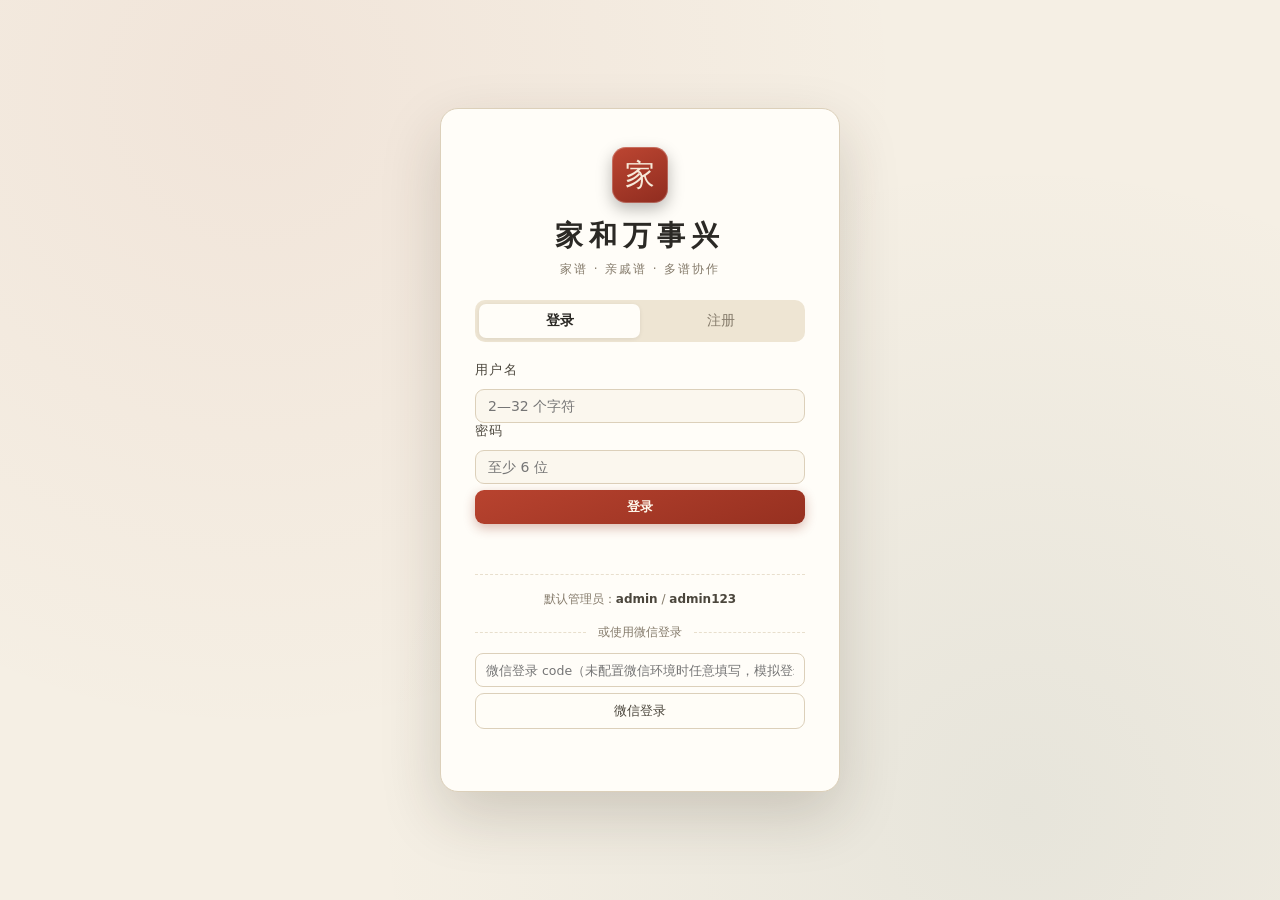
<file: static/login.html>
<!DOCTYPE html>
<html lang="zh-CN">
<head>
  <meta charset="utf-8">
  <meta name="viewport" content="width=device-width, initial-scale=1">
  <title>家和万事兴 · 登录</title>
  <link rel="stylesheet" href="/static/css/style.css">
</head>
<body class="auth-body">
  <div class="auth-card">
    <div class="auth-seal">家</div>
    <h1>家和万事兴</h1>
    <p class="auth-sub">家谱 · 亲戚谱 · 多谱协作</p>

    <div class="auth-tabs">
      <button class="active" data-tab="login">登录</button>
      <button data-tab="register">注册</button>
    </div>

    <form id="authForm" class="auth-form" novalidate>
      <div class="field">
        <label>用户名</label>
        <input id="f_username" type="text" placeholder="2—32 个字符" autocomplete="username">
      </div>
      <div class="field">
        <label>密码</label>
        <input id="f_password" type="password" placeholder="至少 6 位" autocomplete="current-password">
      </div>
      <div class="field hidden" id="displayNameField">
        <label>显示名称</label>
        <input id="f_display_name" type="text" placeholder="留空则同用户名">
      </div>
      <button type="submit" class="btn primary block" id="submitBtn">登录</button>
      <p class="auth-tip" id="authTip"></p>
    </form>

    <p class="auth-default">默认管理员：<b>admin</b> / <b>admin123</b></p>

    <div class="wechat-login">
      <div class="divider"><span>或使用微信登录</span></div>
      <div class="field">
        <input id="f_wechat_code" type="text" placeholder="微信登录 code（未配置微信环境时任意填写，模拟登录）">
      </div>
      <button type="button" class="btn block" id="wechatBtn">微信登录</button>
      <p class="auth-tip" id="wechatTip"></p>
    </div>
  </div>

<script src="/static/js/login.js"></script>
</body>
</html>
</file>
<file: static/css/style.css>
/* ---------- 主题与基础 ---------- */
:root {
  --paper: #f5efe4;
  --paper-deep: #eee5d3;
  --paper-light: #fbf7ee;
  --ink: #2b2925;
  --ink-2: #4b463c;
  --muted: #857b6b;
  --line: #dcd0ba;
  --line-soft: #e8dfcd;
  --card: #fffdf8;
  --vermilion: #ae3b2d;
  --vermilion-deep: #8f2c1f;
  --jade: #3f6b6e;
  --jade-soft: #dee9e6;
  --rose-soft: #f5e4dd;
  --serif: "Noto Serif SC", "Source Han Serif SC", "Songti SC", "STSong", "SimSun", serif;
  --sans: "PingFang SC", "Microsoft YaHei", "Hiragino Sans GB", system-ui, sans-serif;
  --shadow-lg: 0 24px 60px rgba(52, 40, 24, .18);
}

* { box-sizing: border-box; }

html, body {
  height: 100%;
  margin: 0;
}

body {
  font-family: var(--sans);
  color: var(--ink);
  background: var(--paper);
  -webkit-font-smoothing: antialiased;
}

button { font-family: inherit; }
input, select, textarea { font-family: inherit; }

.hidden { display: none !important; }

/* ---------- 顶栏 ---------- */
.topbar {
  height: 64px;
  display: flex;
  align-items: center;
  gap: 20px;
  padding: 0 22px;
  background: linear-gradient(180deg, #302d27 0%, #232019 100%);
  color: #efe7d7;
  box-shadow: 0 1px 0 rgba(0, 0, 0, .25), 0 8px 24px rgba(40, 32, 18, .16);
  position: relative;
  z-index: 10;
}

.brand {
  display: flex;
  align-items: center;
  gap: 12px;
  min-width: 176px;
}

.seal {
  width: 38px;
  height: 38px;
  border-radius: 9px;
  display: grid;
  place-items: center;
  font-family: var(--serif);
  font-size: 23px;
  line-height: 1;
  color: #f6ead9;
  background: linear-gradient(155deg, #bd4632, #8f2c1f);
  box-shadow: inset 0 0 0 1px rgba(255, 255, 255, .24), 0 5px 12px rgba(0, 0, 0, .3);
}

.brand-text h1 {
  margin: 0;
  font-family: var(--serif);
  font-size: 20px;
  letter-spacing: .18em;
  font-weight: 600;
}

.brand-text p {
  margin: 3px 0 0;
  font-size: 10.5px;
  letter-spacing: .16em;
  color: #a69a86;
}

.tabs {
  display: flex;
  gap: 4px;
  padding: 4px;
  margin: 0 auto;
  border-radius: 999px;
  background: rgba(255, 255, 255, .06);
  border: 1px solid rgba(255, 255, 255, .1);
}

.tab {
  border: 0;
  background: transparent;
  color: #c9bda8;
  padding: 7px 22px;
  border-radius: 999px;
  font-size: 13.5px;
  letter-spacing: .08em;
  cursor: pointer;
  transition: background .18s ease, color .18s ease;
}

.tab:hover:not(.active) { color: #f4ecdb; }

.tab.active {
  background: #f3ead8;
  color: #2b2925;
  font-weight: 600;
  box-shadow: 0 2px 8px rgba(0, 0, 0, .28);
}

.top-actions { min-width: 132px; display: flex; justify-content: flex-end; }

/* ---------- 通用按钮 ---------- */
.btn {
  border: 1px solid var(--line);
  background: #fffdf7;
  color: var(--ink-2);
  padding: 8px 16px;
  border-radius: 9px;
  font-size: 13px;
  cursor: pointer;
  transition: border-color .15s ease, background .15s ease, color .15s ease;
  white-space: nowrap;
}

.btn:hover { border-color: #c4b498; background: #fbf4e7; }

.btn.primary {
  background: linear-gradient(160deg, #b8432f, #963020);
  border: 0;
  color: #fdf6e9;
  font-weight: 600;
  box-shadow: 0 4px 12px rgba(136, 42, 26, .32);
}

.btn.primary:hover { background: linear-gradient(160deg, #c14a34, #a23422); }

.btn.danger { color: var(--vermilion); border-color: #e0c3b9; }
.btn.danger:hover { background: #fbf0ec; border-color: #cfa294; }

.btn.ghost { background: transparent; border-color: transparent; color: var(--muted); }
.btn.ghost:hover { color: var(--ink); background: #f2eadb; border-color: transparent; }

.icon-btn {
  border: 0;
  background: transparent;
  font-size: 24px;
  line-height: 1;
  color: #a09480;
  cursor: pointer;
  padding: 4px 8px;
  border-radius: 8px;
}

.icon-btn:hover { color: var(--ink); background: #efe6d5; }

/* ---------- 布局 ---------- */
.layout {
  display: flex;
  height: calc(100vh - 64px);
  overflow: hidden;
}

/* ---------- 侧栏 ---------- */
.sidebar {
  width: 282px;
  flex: 0 0 282px;
  display: flex;
  flex-direction: column;
  background: linear-gradient(180deg, #f1e9d9, #f5efe4);
  border-right: 1px solid var(--line);
  min-height: 0;
}

.search-box {
  padding: 14px 14px 10px;
  position: relative;
}

.search-box input {
  width: 100%;
  height: 36px;
  border: 1px solid var(--line);
  background: #fffdf7;
  border-radius: 10px;
  padding: 0 44px 0 12px;
  font-size: 13px;
  color: var(--ink);
  outline: none;
  transition: border-color .15s ease, box-shadow .15s ease;
}

.search-box input:focus {
  border-color: #b9a382;
  box-shadow: 0 0 0 3px rgba(185, 163, 130, .16);
}

.search-box input::placeholder { color: #a79d8b; }

.search-count {
  position: absolute;
  right: 24px;
  top: 23px;
  font-size: 11px;
  color: #a79d8b;
}

.col-head {
  display: flex;
  justify-content: space-between;
  align-items: baseline;
  padding: 6px 16px 8px;
  border-bottom: 1px solid var(--line-soft);
}

.col-head span:first-child {
  font-size: 12px;
  letter-spacing: .14em;
  color: var(--ink-2);
  font-weight: 600;
}

.col-note { font-size: 10.5px; color: #a99f8d; }

.member-list {
  flex: 1;
  overflow-y: auto;
  padding: 6px 0 12px;
  min-height: 0;
}

.member-list::-webkit-scrollbar { width: 6px; }
.member-list::-webkit-scrollbar-thumb { background: #d6c9b0; border-radius: 3px; }

.gen-divider {
  padding: 12px 16px 6px;
  font-size: 10.5px;
  letter-spacing: .16em;
  color: #a09581;
  display: flex;
  gap: 8px;
  align-items: center;
}

.gen-divider::after {
  content: "";
  flex: 1;
  height: 1px;
  background: linear-gradient(90deg, #d9ccb4, transparent);
}

.member-item {
  display: flex;
  align-items: center;
  gap: 10px;
  padding: 7px 15px;
  cursor: pointer;
  border-left: 3px solid transparent;
  transition: background .14s ease, border-color .14s ease;
}

.member-item:hover { background: #f7f0e1; border-left-color: #d8c8ab; }

.member-item.is-current { background: #f4ecdb; border-left-color: var(--vermilion); }

.avatar {
  width: 31px;
  height: 31px;
  flex: 0 0 31px;
  border-radius: 50%;
  display: grid;
  place-items: center;
  font-family: var(--serif);
  font-size: 13px;
  overflow: hidden;
}

.avatar.male { background: var(--jade-soft); color: #33605f; }
.avatar.female { background: var(--rose-soft); color: #94402f; }
.avatar img { width: 100%; height: 100%; object-fit: cover; }

.member-lines { min-width: 0; }

.member-name {
  font-size: 13.5px;
  font-weight: 600;
  color: #2f2c26;
  display: flex;
  align-items: center;
  gap: 6px;
}

.spouse-mark {
  font-size: 10px;
  color: #a2957f;
  border: 1px solid #dfd3bd;
  border-radius: 4px;
  padding: 0 4px;
  font-weight: 400;
}

.member-meta {
  font-size: 11px;
  color: #8d8371;
  margin-top: 2px;
  white-space: nowrap;
  overflow: hidden;
  text-overflow: ellipsis;
}

.sidebar-foot {
  border-top: 1px solid var(--line-soft);
  padding: 10px 16px 12px;
  font-size: 11px;
  color: #8c8270;
  display: flex;
  gap: 12px;
  flex-wrap: wrap;
  background: rgba(255, 253, 247, .45);
}

.sidebar-foot b { color: var(--ink-2); font-weight: 600; }

/* ---------- 主区 ---------- */
.main {
  flex: 1;
  min-width: 0;
  display: flex;
  flex-direction: column;
  overflow: hidden;
  background: #f7f2e8;
}

.toolbar {
  display: flex;
  align-items: center;
  gap: 16px;
  padding: 11px 18px;
  background: var(--paper-light);
  border-bottom: 1px solid var(--line);
  flex-wrap: wrap;
  flex: 0 0 auto;
}

.tb-group { display: flex; align-items: center; gap: 8px; }

.tb-group label {
  font-size: 11.5px;
  color: #8c8270;
  letter-spacing: .06em;
  white-space: nowrap;
}

.tb-group select {
  height: 32px;
  border: 1px solid var(--line);
  background: #fffdf7;
  border-radius: 8px;
  padding: 0 28px 0 10px;
  font-size: 12.5px;
  color: var(--ink);
  outline: none;
  max-width: 220px;
  appearance: none;
  background-image: linear-gradient(45deg, transparent 50%, #9c907b 50%),
                    linear-gradient(135deg, #9c907b 50%, transparent 50%);
  background-position: calc(100% - 15px) 14px, calc(100% - 10px) 14px;
  background-size: 5px 5px, 5px 5px;
  background-repeat: no-repeat;
  cursor: pointer;
}

.tb-group select:focus { border-color: #b9a382; }

.seg {
  display: flex;
  border: 1px solid var(--line);
  background: #fffdf7;
  border-radius: 9px;
  overflow: hidden;
}

.seg button {
  border: 0;
  background: transparent;
  padding: 7px 13px;
  font-size: 12.5px;
  color: #8b8272;
  cursor: pointer;
  transition: background .15s ease, color .15s ease;
}

.seg button + button { border-left: 1px solid var(--line-soft); }

.seg button.active {
  background: #2f2c27;
  color: #f2e9d7;
  font-weight: 600;
}

.tb-hint {
  font-size: 11px;
  color: #a19684;
  letter-spacing: .04em;
  margin-left: auto;
}

/* ---------- 画布 ---------- */
.canvas-wrap {
  position: relative;
  flex: 1;
  min-height: 0;
  overflow: hidden;
  background-color: #f7f2e8;
  background-image: radial-gradient(rgba(122, 105, 80, .14) 1px, transparent 1px);
  background-size: 24px 24px;
}

.tree-svg {
  position: absolute;
  inset: 0;
  width: 100%;
  height: 100%;
  cursor: grab;
  touch-action: none;
  user-select: none;
}

.tree-svg.is-dragging { cursor: grabbing; }

.tree-svg text { font-family: var(--sans); }

.tree-svg .card {
  fill: var(--card);
  stroke: #e1d6c1;
  stroke-width: 1.3;
}

.tree-svg .node { cursor: pointer; }

.tree-svg .node:hover .card {
  stroke: #bd9d72;
  fill: #fffefb;
}

.tree-svg .node.is-match .card {
  stroke: var(--vermilion);
  stroke-width: 2.2;
}

/* 当前账号绑定的身份：莫兰迪黄色背景 + 绿色描边 + “我”标记 */
.tree-svg .node.is-me .card {
  fill: #f8e7a0;
  stroke: #3f6b35;
  stroke-width: 2.8;
  filter: drop-shadow(0 0 6px rgba(63, 107, 53, .35));
}

.tree-svg .me-tag {
  fill: #3f6b35;
  font-size: 12px;
  font-weight: 700;
}

.tree-svg .node-name {
  font-family: var(--serif);
  font-size: 16.5px;
  font-weight: 600;
  fill: #2c2a25;
  letter-spacing: .04em;
}

.tree-svg .node-meta {
  font-size: 11px;
  fill: #8d8372;
  letter-spacing: .02em;
}

.tree-svg .avatar-char {
  font-family: var(--serif);
  font-size: 17px;
}

.tree-svg .spouse-chip rect {
  fill: #f7f0e0;
  stroke: #e2d5bd;
  stroke-width: 1;
}

.tree-svg .spouse-chip text {
  font-size: 10.5px;
  fill: #857963;
}

.tree-svg .spouse-more {
  font-size: 10px;
  fill: #a2957f;
}

/* 配偶信息卡：与成员姓名卡同尺寸，位于其正下方 */
.tree-svg .spouse-box {
  fill: #faf5e9;
  stroke: #e5d9c3;
  stroke-width: 1.2;
}

.tree-svg .spouse-card { cursor: pointer; }

.tree-svg .spouse-card:hover .spouse-box {
  stroke: #bd9d72;
  fill: #fffdf6;
}

.tree-svg .spouse-badge {
  font-family: var(--serif);
  font-size: 11.5px;
  fill: #a39680;
  letter-spacing: .12em;
}

.tree-svg .edge {
  fill: none;
  stroke: #c9b697;
  stroke-width: 1.6;
  stroke-linecap: round;
}

.tree-svg .edge-收养 { stroke: #4f7d6a; stroke-dasharray: 7 5; }
.tree-svg .edge-过继 { stroke: #a8792f; stroke-dasharray: 4 4; }
.tree-svg .edge-配偶 { stroke: #b0564a; stroke-dasharray: 3 4; }
.tree-svg .edge-up { stroke: #b9a687; stroke-dasharray: 6 5; }

/* 子代到母亲的连线：细一些、略带虚线的暖色，和父系主线区分 */
.tree-svg .edge-mother {
  stroke: #b07a6a;
  stroke-opacity: .62;
  stroke-width: 1.25;
  stroke-dasharray: 6 6;
}

.tree-svg .col-label {
  font-family: var(--serif);
  font-size: 12px;
  fill: #a39680;
  letter-spacing: .18em;
}

.tree-svg .col-line {
  stroke: #ded1b9;
  stroke-width: 1;
  stroke-dasharray: 2 8;
  opacity: .9;
}

.tree-svg .zone-label {
  font-size: 10.5px;
  fill: #a39680;
  letter-spacing: .14em;
}

.tree-svg .focus-ring {
  fill: none;
  stroke: var(--vermilion);
  stroke-width: 1.6;
  stroke-dasharray: 7 5;
  opacity: .85;
}

.tree-svg .focus-tag {
  font-size: 10.5px;
  fill: var(--vermilion);
  letter-spacing: .1em;
}

/* 缩放条 */
.zoom-bar {
  position: absolute;
  right: 18px;
  bottom: 20px;
  display: flex;
  flex-direction: column;
  gap: 6px;
  background: rgba(255, 253, 247, .9);
  border: 1px solid var(--line);
  border-radius: 11px;
  padding: 5px;
  box-shadow: 0 8px 20px rgba(70, 55, 30, .1);
}

.zoom-bar button {
  width: 30px;
  height: 30px;
  border: 0;
  border-radius: 7px;
  background: transparent;
  color: #675f52;
  font-size: 15px;
  cursor: pointer;
}

.zoom-bar button:hover { background: #f1e8d6; color: var(--ink); }

/* 亲戚谱三支同屏 */
.branch-grid {
  position: absolute;
  inset: 0;
  overflow: auto;
  padding: 16px;
  display: flex;
  flex-direction: column;
  gap: 14px;
}

.branch-block {
  background: rgba(255, 253, 247, .92);
  border: 1px solid var(--line);
  border-radius: 12px;
  overflow: hidden;
  flex: 0 0 auto;
}

.branch-block h4 {
  margin: 0;
  padding: 8px 14px;
  font-size: 13px;
  font-weight: 600;
  color: var(--ink);
  border-bottom: 1px solid var(--line-soft);
  background: #faf5ea;
}

.branch-block .branch-canvas {
  position: relative;
  height: 52vh;
}

.branch-block .tree-svg {
  position: absolute;
  inset: 0;
  width: 100%;
  height: 100%;
  cursor: default;
  touch-action: pan-y;
}

.branch-empty {
  padding: 38px 14px;
  text-align: center;
  font-size: 13px;
  color: var(--muted, #8a8172);
}

/* 图例 */
.legend {
  position: absolute;
  left: 18px;
  bottom: 18px;
  display: flex;
  align-items: center;
  gap: 14px;
  padding: 8px 14px;
  font-size: 11px;
  color: #8b8170;
  background: rgba(255, 253, 247, .86);
  border: 1px solid var(--line-soft);
  border-radius: 10px;
  backdrop-filter: blur(4px);
}

.legend span { display: flex; align-items: center; gap: 5px; }

.legend i {
  width: 18px;
  height: 2px;
  border-radius: 1px;
  background: #c9b697;
}

.legend i.adopt { background: #4f7d6a; }
.legend i.inherit { background: #a8792f; }
.legend-note { color: #a99e8b; border-left: 1px solid #e2d8c5; padding-left: 12px; }

.canvas-msg {
  position: absolute;
  inset: 0;
  display: grid;
  place-items: center;
  padding: 40px;
  text-align: center;
  pointer-events: none;
}

.canvas-msg .msg-card {
  max-width: 460px;
  background: rgba(255, 253, 248, .94);
  border: 1px solid var(--line);
  border-radius: 14px;
  padding: 26px 30px;
  box-shadow: var(--shadow-lg);
}

.canvas-msg h3 {
  font-family: var(--serif);
  font-size: 17px;
  margin: 0 0 8px;
  letter-spacing: .06em;
}

.canvas-msg p {
  margin: 0;
  font-size: 12.5px;
  line-height: 1.9;
  color: var(--muted);
}

/* ---------- 关系表 ---------- */
.relations-panel {
  flex: 1;
  min-height: 0;
  overflow: auto;
  padding: 22px 26px 40px;
  background: #f7f2e8;
}

.relations-head {
  display: flex;
  justify-content: space-between;
  gap: 20px;
  align-items: flex-start;
  margin-bottom: 16px;
}

.relations-head h2 {
  font-family: var(--serif);
  font-size: 20px;
  letter-spacing: .1em;
  margin: 0 0 6px;
}

.relations-head p {
  margin: 0;
  font-size: 12px;
  color: var(--muted);
  line-height: 1.8;
}

.relations-meta { font-size: 11.5px; color: #978c79; white-space: nowrap; }

.table-wrap {
  background: var(--card);
  border: 1px solid var(--line);
  border-radius: 12px;
  overflow: auto;
  box-shadow: 0 10px 28px rgba(70, 55, 30, .07);
}

.relation-table {
  width: 100%;
  border-collapse: collapse;
  font-size: 12.5px;
  min-width: 860px;
}

.relation-table thead th {
  position: sticky;
  top: 0;
  background: #f3ecdd;
  text-align: left;
  padding: 11px 14px;
  font-size: 11px;
  letter-spacing: .08em;
  color: #776d5c;
  font-weight: 600;
  border-bottom: 1px solid var(--line);
  white-space: nowrap;
}

.relation-table tbody td {
  padding: 10px 14px;
  border-bottom: 1px solid #f0e9da;
  color: #49443a;
  vertical-align: middle;
}

.relation-table tbody tr { cursor: pointer; }
.relation-table tbody tr:hover { background: #fbf5e8; }

.type-pill {
  display: inline-block;
  padding: 2px 8px;
  border-radius: 999px;
  font-size: 10.5px;
  border: 1px solid #ded2bb;
  background: #f8f2e5;
  color: #7a705d;
}

.type-pill.配偶 { background: #f6e7e1; border-color: #e3c3b8; color: #98452f; }
.type-pill.收养 { background: #e4efe9; border-color: #c1d8cd; color: #3d6d58; }
.type-pill.过继 { background: #f6ecd9; border-color: #e2d0ae; color: #8a6524; }

.spouse-list { color: #7f7462; }
.spouse-list .none, .none { color: #b0a593; }

/* ---------- 弹窗 ---------- */
.modal-mask {
  position: fixed;
  inset: 0;
  z-index: 40;
  background: rgba(38, 32, 23, .48);
  backdrop-filter: blur(3px);
  display: grid;
  place-items: center;
  padding: 26px;
  animation: fadeIn .18s ease;
}

@keyframes fadeIn { from { opacity: 0; } to { opacity: 1; } }
@keyframes riseIn { from { opacity: 0; transform: translateY(14px); } to { opacity: 1; transform: none; } }

.modal {
  width: min(920px, 100%);
  max-height: 88vh;
  display: flex;
  flex-direction: column;
  background: var(--paper-light);
  border-radius: 16px;
  box-shadow: var(--shadow-lg);
  overflow: hidden;
  animation: riseIn .2s ease;
  border: 1px solid #e0d4bd;
}

.modal-head {
  display: flex;
  justify-content: space-between;
  align-items: flex-start;
  padding: 20px 24px 16px;
  background: linear-gradient(180deg, #f6efe2, #fbf7ee);
  border-bottom: 1px solid var(--line-soft);
}

.modal-head h2 {
  font-family: var(--serif);
  font-size: 21px;
  letter-spacing: .1em;
  margin: 0;
}

.modal-head p {
  margin: 5px 0 0;
  font-size: 11.5px;
  color: var(--muted);
  letter-spacing: .06em;
}

.modal-body {
  display: flex;
  gap: 24px;
  padding: 22px 24px;
  overflow-y: auto;
  min-height: 0;
}

.photo-col {
  flex: 0 0 176px;
  display: flex;
  flex-direction: column;
  gap: 10px;
  align-items: center;
}

.photo-frame {
  width: 176px;
  height: 216px;
  border-radius: 12px;
  border: 1px dashed #d3c4a9;
  background: linear-gradient(170deg, #f7f0e1, #f1e7d5);
  display: grid;
  place-items: center;
  overflow: hidden;
  position: relative;
}

.photo-frame img {
  width: 100%;
  height: 100%;
  object-fit: cover;
}

.photo-frame .photo-initial {
  font-family: var(--serif);
  font-size: 52px;
  color: #b6a58a;
}

.photo-frame .photo-empty {
  font-size: 11.5px;
  color: #a99e8b;
  letter-spacing: .1em;
}

.upload-btn {
  font-size: 11.5px;
  color: #7d7261;
  border: 1px solid var(--line);
  background: #fffdf7;
  border-radius: 8px;
  padding: 6px 14px;
  cursor: pointer;
}

.upload-btn:hover { border-color: #c2ac8c; color: var(--ink); }

.photo-tip { font-size: 10px; color: #b0a593; text-align: center; line-height: 1.6; margin: 0; }

.content-col { flex: 1; min-width: 0; }

/* 详情 */
.detail-hero {
  display: flex;
  align-items: baseline;
  gap: 12px;
  flex-wrap: wrap;
  margin-bottom: 16px;
}

.detail-name {
  font-family: var(--serif);
  font-size: 30px;
  letter-spacing: .1em;
  color: #2a2823;
}

.detail-tags { display: flex; gap: 6px; flex-wrap: wrap; }

.tag {
  font-size: 10.5px;
  padding: 3px 9px;
  border-radius: 999px;
  border: 1px solid #ddd0b9;
  background: #f7f1e3;
  color: #7c7160;
  letter-spacing: .04em;
}

.tag.jade { background: #e3eeeb; border-color: #c4d8d2; color: #3c6764; }
.tag.rose { background: #f7e7e0; border-color: #e6c8bd; color: #944a34; }

.info-grid {
  display: grid;
  grid-template-columns: repeat(2, minmax(0, 1fr));
  gap: 12px 22px;
  padding: 16px 0;
  border-top: 1px solid var(--line-soft);
  border-bottom: 1px solid var(--line-soft);
}

.info-item label {
  display: block;
  font-size: 10.5px;
  letter-spacing: .12em;
  color: #a19684;
  margin-bottom: 4px;
}

.info-item .value {
  font-size: 13px;
  color: #403b32;
  line-height: 1.6;
  word-break: break-all;
}

.relation-box {
  margin-top: 16px;
  padding: 14px 16px;
  border: 1px solid var(--line-soft);
  border-radius: 11px;
  background: #fffdf7;
}

.relation-box h3 {
  font-size: 11.5px;
  letter-spacing: .14em;
  color: #8b8170;
  margin: 0 0 10px;
  font-weight: 600;
}

.relation-line {
  display: flex;
  align-items: center;
  gap: 8px;
  flex-wrap: wrap;
  font-size: 12.5px;
  color: #6d6456;
  margin-bottom: 8px;
}

.relation-line:last-child { margin-bottom: 0; }

.relation-line .k { color: #a19684; font-size: 11.5px; min-width: 44px; }

.person-chip {
  display: inline-flex;
  align-items: center;
  gap: 5px;
  padding: 3px 10px;
  border-radius: 999px;
  background: #f5eddd;
  border: 1px solid #e3d6bf;
  font-size: 12px;
  color: #5d5444;
  cursor: pointer;
}

.person-chip:hover { border-color: #c6ae88; background: #fdf6e8; }

.modal-foot {
  display: flex;
  gap: 10px;
  align-items: center;
  padding: 14px 24px 18px;
  border-top: 1px solid var(--line-soft);
  background: #faf5ea;
  flex-wrap: wrap;
}

.modal-foot .spacer { flex: 1; }

/* 表单 */
.member-form { display: block; }

.form-grid {
  display: grid;
  grid-template-columns: repeat(2, minmax(0, 1fr));
  gap: 12px 18px;
}

.field { display: flex; flex-direction: column; gap: 5px; }
.field.full { grid-column: 1 / -1; }

.field label {
  font-size: 10.5px;
  letter-spacing: .1em;
  color: #978c79;
}

.field label b { color: var(--vermilion); font-weight: 400; margin-left: 2px; }

.field input, .field select, .field textarea {
  height: 34px;
  border: 1px solid var(--line);
  background: #fffdf8;
  border-radius: 8px;
  padding: 0 10px;
  font-size: 12.5px;
  color: #35322b;
  outline: none;
  transition: border-color .15s ease, box-shadow .15s ease;
}

.field textarea { height: 58px; padding: 8px 10px; resize: vertical; }

.field input:focus, .field select:focus, .field textarea:focus {
  border-color: #b9a382;
  box-shadow: 0 0 0 3px rgba(185, 163, 130, .15);
}

.field .hint { font-size: 10px; color: #b0a593; line-height: 1.5; }

.birthday-row { display: flex; align-items: center; gap: 14px; flex-wrap: wrap; }
.birthday-row input[type="date"] { width: 170px; }
.check-inline {
  display: inline-flex; align-items: center; gap: 6px;
  font-size: 11px; letter-spacing: .04em; color: #978c79; cursor: pointer;
}
.check-inline input[type="checkbox"] {
  width: 14px; height: 14px; padding: 0; margin: 0;
  accent-color: #3f6b6e; box-shadow: none;
}

.field select[multiple] { height: 108px; padding: 5px; }

.form-note {
  grid-column: 1 / -1;
  font-size: 10.5px;
  color: #a19684;
  line-height: 1.7;
  background: #f7f0e1;
  border: 1px dashed #ddd0b8;
  border-radius: 8px;
  padding: 8px 10px;
}

/* ---------- 提示 ---------- */
.toast {
  position: fixed;
  left: 50%;
  bottom: 30px;
  transform: translateX(-50%) translateY(8px);
  z-index: 60;
  background: #2e2a23;
  color: #f5ecda;
  font-size: 12.5px;
  padding: 10px 20px;
  border-radius: 999px;
  box-shadow: 0 12px 32px rgba(30, 24, 14, .3);
  opacity: 0;
  transition: opacity .2s ease, transform .2s ease;
  pointer-events: none;
  max-width: 82vw;
}

.toast.show { opacity: 1; transform: translateX(-50%); }
.toast.error { background: #7d2a1c; }

/* ---------- 响应式 ---------- */
@media (max-width: 1080px) {
  .sidebar { width: 244px; flex-basis: 244px; }
  .brand { min-width: 148px; }
  .brand-text p { display: none; }
  .legend-note { display: none; }
}

@media (max-width: 820px) {
  .sidebar { display: none; }
  .tb-hint { display: none; }
  .tabs { margin: 0; }
  .brand { min-width: auto; }
  .topbar { gap: 12px; padding: 0 14px; }
  .top-actions { min-width: auto; }
  .modal-body { flex-direction: column; }
  .photo-col { flex: 0 0 auto; flex-direction: row; align-items: center; gap: 16px; }
  .photo-frame { width: 96px; height: 122px; }
  .photo-frame .photo-initial { font-size: 32px; }
  .form-grid { grid-template-columns: 1fr; }
  .legend { display: none; }
}

/* ============================================================
   登录 / 注册 页
   ============================================================ */
.auth-body {
  min-height: 100vh;
  display: grid;
  place-items: center;
  background:
    radial-gradient(circle at 20% 10%, rgba(174, 59, 45, .06), transparent 50%),
    radial-gradient(circle at 80% 90%, rgba(63, 107, 110, .08), transparent 50%),
    var(--paper);
  padding: 24px;
}

.auth-card {
  width: 100%;
  max-width: 400px;
  background: var(--card);
  border: 1px solid var(--line);
  border-radius: 18px;
  padding: 38px 34px 30px;
  box-shadow: var(--shadow-lg);
  text-align: center;
}

.auth-seal {
  width: 56px; height: 56px;
  margin: 0 auto 14px;
  border-radius: 14px;
  display: grid; place-items: center;
  font-family: var(--serif); font-size: 30px;
  color: #f6ead9;
  background: linear-gradient(155deg, #bd4632, #8f2c1f);
  box-shadow: inset 0 0 0 1px rgba(255,255,255,.24), 0 6px 16px rgba(0,0,0,.28);
}

.auth-card h1 {
  margin: 0;
  font-family: var(--serif);
  font-size: 28px;
  letter-spacing: .22em;
  color: var(--ink);
}

.auth-sub {
  margin: 6px 0 22px;
  font-size: 12px;
  letter-spacing: .16em;
  color: var(--muted);
}

.auth-tabs {
  display: flex;
  gap: 0;
  background: var(--paper-deep);
  border-radius: 10px;
  padding: 4px;
  margin-bottom: 20px;
}

.auth-tabs button {
  flex: 1;
  border: 0;
  background: transparent;
  padding: 8px 0;
  font-size: 14px;
  border-radius: 7px;
  cursor: pointer;
  color: var(--muted);
  transition: all .18s;
}

.auth-tabs button.active {
  background: var(--card);
  color: var(--ink);
  font-weight: 600;
  box-shadow: 0 1px 4px rgba(0,0,0,.08);
}

.auth-form .field { text-align: left; }
.auth-form .field label {
  display: block;
  font-size: 12.5px;
  color: var(--ink-2);
  margin-bottom: 5px;
}

.auth-form input {
  width: 100%;
  padding: 10px 12px;
  border: 1px solid var(--line);
  border-radius: 9px;
  font-size: 14px;
  background: var(--paper-light);
  outline: none;
  transition: border-color .15s;
}

.auth-form input:focus { border-color: var(--vermilion); }

.btn.block { width: 100%; margin-top: 6px; }

.auth-tip {
  min-height: 20px;
  margin: 12px 0 0;
  font-size: 12.5px;
  color: var(--muted);
}
.auth-tip.err { color: var(--vermilion); }

.auth-default {
  margin-top: 18px;
  padding-top: 16px;
  border-top: 1px dashed var(--line-soft);
  font-size: 12px;
  color: var(--muted);
}
.auth-default b { color: var(--ink-2); }

.wechat-login { margin-top: 16px; }
.wechat-login .divider {
  display: flex;
  align-items: center;
  gap: 12px;
  margin-bottom: 12px;
  font-size: 12px;
  color: var(--muted);
}
.wechat-login .divider::before,
.wechat-login .divider::after {
  content: '';
  flex: 1;
  border-top: 1px dashed var(--line-soft);
}

/* ============================================================
   首页（选谱 / 建谱）
   ============================================================ */
.home-top {
  height: 64px;
  display: flex;
  align-items: center;
  justify-content: space-between;
  padding: 0 28px;
  background: linear-gradient(180deg, #302d27 0%, #232019 100%);
  color: #efe7d7;
  box-shadow: 0 1px 0 rgba(0,0,0,.25), 0 8px 24px rgba(40,32,18,.16);
}

.home-user { display: flex; align-items: center; gap: 12px; }
.home-user span { font-size: 13px; color: #c9bda8; }

.home-main {
  max-width: 1080px;
  margin: 0 auto;
  padding: 36px 28px 60px;
}

.home-head {
  display: flex;
  align-items: flex-end;
  justify-content: space-between;
  margin-bottom: 24px;
}
.home-head h2 {
  margin: 0;
  font-family: var(--serif);
  font-size: 22px;
  letter-spacing: .08em;
}
.home-head p { margin: 6px 0 0; font-size: 13px; color: var(--muted); }

.genealogy-grid {
  display: grid;
  grid-template-columns: repeat(auto-fill, minmax(280px, 1fr));
  gap: 18px;
}

.genealogy-card {
  background: var(--card);
  border: 1px solid var(--line);
  border-radius: 14px;
  padding: 20px;
  cursor: pointer;
  transition: transform .15s, box-shadow .15s, border-color .15s;
}
.genealogy-card:hover {
  transform: translateY(-2px);
  border-color: var(--vermilion);
  box-shadow: 0 12px 28px rgba(52,40,24,.12);
}

.gc-head {
  display: flex;
  align-items: center;
  justify-content: space-between;
  margin-bottom: 8px;
}
.gc-name {
  font-family: var(--serif);
  font-size: 18px;
  font-weight: 600;
  color: var(--ink);
}
.gc-desc {
  margin: 0 0 14px;
  font-size: 13px;
  color: var(--ink-2);
  min-height: 38px;
  line-height: 1.5;
}
.gc-meta {
  display: flex;
  justify-content: space-between;
  font-size: 12px;
  color: var(--muted);
  margin-bottom: 14px;
}

.empty-block {
  text-align: center;
  padding: 60px 20px;
  color: var(--muted);
}
.empty-block p { margin-bottom: 18px; }

/* ============================================================
   角色标签 / 用户菜单 / 红点
   ============================================================ */
.role-pill {
  display: inline-flex;
  align-items: center;
  padding: 4px 10px;
  border-radius: 999px;
  font-size: 12px;
  font-weight: 600;
}
.role-admin { background: var(--vermilion); color: #fff; }
.role-branch { background: var(--jade); color: #fff; }
.role-normal { background: var(--paper-deep); color: var(--ink-2); }
.role-kinship { background: var(--gold, #b8892b); color: #fff; }
.role-default { background: #e8f1e4; color: #3f6b35; }
.genealogy-card.kinship { border-color: rgba(184, 137, 43, 0.45); }

.top-actions {
  display: flex;
  align-items: center;
  gap: 10px;
}

.user-menu { position: relative; }
.user-menu .dropdown {
  position: absolute;
  right: 0;
  top: calc(100% + 8px);
  background: var(--card);
  border: 1px solid var(--line);
  border-radius: 10px;
  box-shadow: var(--shadow-lg);
  min-width: 150px;
  overflow: hidden;
  z-index: 50;
}
.user-menu .dropdown button {
  display: block;
  width: 100%;
  text-align: left;
  padding: 10px 14px;
  border: 0;
  background: transparent;
  font-size: 13px;
  color: var(--ink);
  cursor: pointer;
}
.user-menu .dropdown button:hover { background: var(--paper-deep); }

.tab .dot {
  display: inline-block;
  width: 7px; height: 7px;
  background: var(--vermilion);
  border-radius: 50%;
  margin-left: 4px;
  vertical-align: middle;
}

/* ============================================================
   表格行操作 / 角色选择
   ============================================================ */
.row-actions {
  display: flex;
  gap: 6px;
  flex-wrap: wrap;
}
.link-btn {
  border: 0;
  background: transparent;
  color: var(--jade);
  font-size: 12.5px;
  cursor: pointer;
  padding: 2px 4px;
  border-radius: 4px;
}
.link-btn:hover { background: var(--jade-soft); }
.link-btn.danger { color: var(--vermilion); }
.link-btn.danger:hover { background: var(--rose-soft); }

.role-select,
.member-bind-select {
  padding: 5px 8px;
  border: 1px solid var(--line);
  border-radius: 7px;
  font-size: 12.5px;
  background: var(--paper-light);
  cursor: pointer;
}

/* ============================================================
   权限管理 · 转让
   ============================================================ */
.transfer-box {
  margin-top: 24px;
  padding: 18px 20px;
  border: 1px solid var(--line-soft);
  border-radius: 12px;
  background: var(--paper-light);
}
.transfer-box h3 {
  margin: 0 0 6px;
  font-size: 14px;
  color: var(--ink);
}
.transfer-box p {
  margin: 0 0 12px;
  font-size: 12.5px;
  color: var(--muted);
}
.transfer-row {
  display: flex;
  gap: 10px;
  align-items: center;
}
.transfer-row select {
  flex: 1;
  padding: 9px 12px;
  border: 1px solid var(--line);
  border-radius: 8px;
  font-size: 13px;
  background: var(--card);
}

/* ============================================================
   审批列表
   ============================================================ */
.proposal-list {
  display: grid;
  grid-template-columns: repeat(auto-fill, minmax(320px, 1fr));
  gap: 14px;
}
.proposal-card {
  background: var(--card);
  border: 1px solid var(--line);
  border-radius: 12px;
  padding: 16px 18px;
}
.pc-head {
  display: flex;
  justify-content: space-between;
  align-items: center;
  margin-bottom: 6px;
}
.pc-name {
  font-family: var(--serif);
  font-size: 16px;
  font-weight: 600;
  color: var(--ink);
}
.status-pill {
  padding: 3px 10px;
  border-radius: 999px;
  font-size: 11.5px;
  font-weight: 600;
}
.status-pill.ok { background: var(--jade-soft); color: var(--jade); }
.status-pill.err { background: var(--rose-soft); color: var(--vermilion); }
.status-pill.pending { background: #fef3e0; color: #b4741e; }
.pc-meta { font-size: 12px; color: var(--muted); margin-bottom: 10px; }
.pc-fields {
  display: flex;
  flex-wrap: wrap;
  gap: 6px 12px;
  font-size: 12.5px;
  color: var(--ink-2);
  margin-bottom: 10px;
}
.pc-reject {
  font-size: 12.5px;
  color: var(--vermilion);
  padding: 6px 10px;
  background: var(--rose-soft);
  border-radius: 6px;
  margin-bottom: 10px;
}
.pc-actions { display: flex; gap: 8px; }

.empty-inline {
  padding: 40px;
  text-align: center;
  color: var(--muted);
  font-size: 13px;
}

/* ============================================================
   导入 / 导出
   ============================================================ */
.io-section { margin-bottom: 22px; }
.io-section h3 {
  margin: 0 0 6px;
  font-size: 15px;
  color: var(--ink);
}
.io-row { display: flex; gap: 10px; flex-wrap: wrap; margin-top: 10px; }
.import-status {
  margin-top: 10px;
  font-size: 12.5px;
  color: var(--muted);
}

/* 小弹窗通用 */
.modal.modal-sm { max-width: 460px; }
.modal.modal-lg { max-width: 880px; width: 92vw; }

/* 公开族谱预览 */
#publicHead { margin-top: 36px; }
.public-tree-wrap {
  max-height: 400px;
  overflow: auto;
  border: 1px solid var(--line-soft);
  border-radius: 10px;
  background: var(--paper-light);
}
.public-tree-wrap svg { width: 100%; height: 380px; display: block; }
.join-panel { margin-top: 14px; }
.genealogy-card .gc-visibility { margin-top: 6px; }

/* 响应式：顶栏 tab 多时可换行 */
@media (max-width: 1100px) {
  .tabs { flex-wrap: wrap; justify-content: center; }
  .topbar { height: auto; padding: 10px 16px; flex-wrap: wrap; }
}

/* ============================================================
   配偶编辑器（成员表单）
   ============================================================ */
.spouse-tags {
  display: flex;
  flex-wrap: wrap;
  gap: 8px;
  min-height: 38px;
  padding: 8px;
  border: 1px dashed var(--line);
  border-radius: 9px;
  background: var(--paper-light);
}

.spouse-empty {
  font-size: 12.5px;
  color: var(--muted);
  align-self: center;
}

.spouse-tag {
  display: inline-flex;
  align-items: center;
  gap: 6px;
  padding: 4px 8px 4px 10px;
  background: #f4ecdb;
  border: 1px solid #e2d5bd;
  border-radius: 999px;
  font-size: 12.5px;
  color: #5c5040;
}

.spouse-tag-x {
  border: 0;
  background: transparent;
  color: #98452f;
  font-size: 13px;
  line-height: 1;
  padding: 0 2px;
  cursor: pointer;
}

.spouse-tag-x:hover { color: #bf3b22; }

.spouse-picker {
  display: flex;
  gap: 8px;
  margin-top: 8px;
  align-items: center;
}

.spouse-picker select {
  flex: 1;
  min-width: 0;
  padding: 8px 10px;
  border: 1px solid var(--line);
  border-radius: 8px;
  font-size: 13px;
  background: var(--card);
}

.spouse-picker .btn { flex: 0 0 auto; }

/* ============================================================
   我的页面（账号 / 加入的谱 / 管理的谱 / 绑定身份）
   ============================================================ */
.me-body {
  min-height: 100vh;
  background:
    radial-gradient(circle at 15% 5%, rgba(174, 59, 45, .06), transparent 45%),
    radial-gradient(circle at 85% 95%, rgba(63, 107, 110, .08), transparent 45%),
    var(--paper);
}

.me-main {
  max-width: 1000px;
  margin: 0 auto;
  padding: 32px 28px 64px;
}

.me-profile {
  display: flex;
  align-items: center;
  gap: 18px;
  padding: 24px 26px;
  background: var(--card);
  border: 1px solid var(--line-soft);
  border-radius: 14px;
  box-shadow: 0 10px 30px rgba(52, 40, 24, .07);
}

.me-avatar {
  flex: 0 0 auto;
  width: 64px;
  height: 64px;
  border-radius: 50%;
  display: grid;
  place-items: center;
  background: var(--vermilion);
  color: #fff;
  font-family: var(--serif);
  font-size: 26px;
}

.me-profile-main h2 {
  margin: 0;
  font-family: var(--serif);
  font-size: 22px;
  letter-spacing: .06em;
}

.me-profile-sub {
  margin: 6px 0 10px;
  color: var(--muted);
  font-size: 13px;
}

.me-badges {
  display: flex;
  flex-wrap: wrap;
  gap: 8px;
}

.me-section { margin-top: 32px; }
.me-section .home-head { margin-bottom: 14px; }

.me-grid {
  display: grid;
  grid-template-columns: repeat(auto-fit, minmax(150px, 1fr));
  gap: 12px;
}

.me-field {
  display: flex;
  flex-direction: column;
  gap: 6px;
  padding: 14px 16px;
  background: var(--card);
  border: 1px solid var(--line-soft);
  border-radius: 10px;
}

.me-field label {
  font-size: 12px;
  letter-spacing: .06em;
  color: var(--muted);
}

.me-field b {
  font-size: 14.5px;
  font-weight: 600;
  color: var(--ink);
  word-break: break-all;
}

.me-list {
  display: flex;
  flex-direction: column;
  gap: 10px;
}

.me-row {
  display: flex;
  align-items: center;
  justify-content: space-between;
  gap: 16px;
  padding: 16px 18px;
  background: var(--card);
  border: 1px solid var(--line-soft);
  border-radius: 12px;
}

.me-row-title {
  display: flex;
  align-items: center;
  flex-wrap: wrap;
  gap: 8px;
  font-family: var(--serif);
  font-size: 16px;
  font-weight: 600;
}

.me-row-meta {
  display: flex;
  flex-wrap: wrap;
  gap: 14px;
  margin-top: 8px;
  color: var(--muted);
  font-size: 12.5px;
}

.me-empty {
  padding: 22px;
  background: var(--paper-light);
  border: 1px dashed var(--line);
  border-radius: 12px;
  text-align: center;
  color: var(--muted);
  font-size: 13px;
}

@media (max-width: 640px) {
  .me-main { padding: 20px 16px 48px; }
  .me-profile { align-items: flex-start; padding: 18px; }
  .me-row { flex-direction: column; align-items: flex-start; }
  .me-row .btn { width: 100%; }
  .me-row-meta { flex-direction: column; gap: 4px; }
}
</file>
